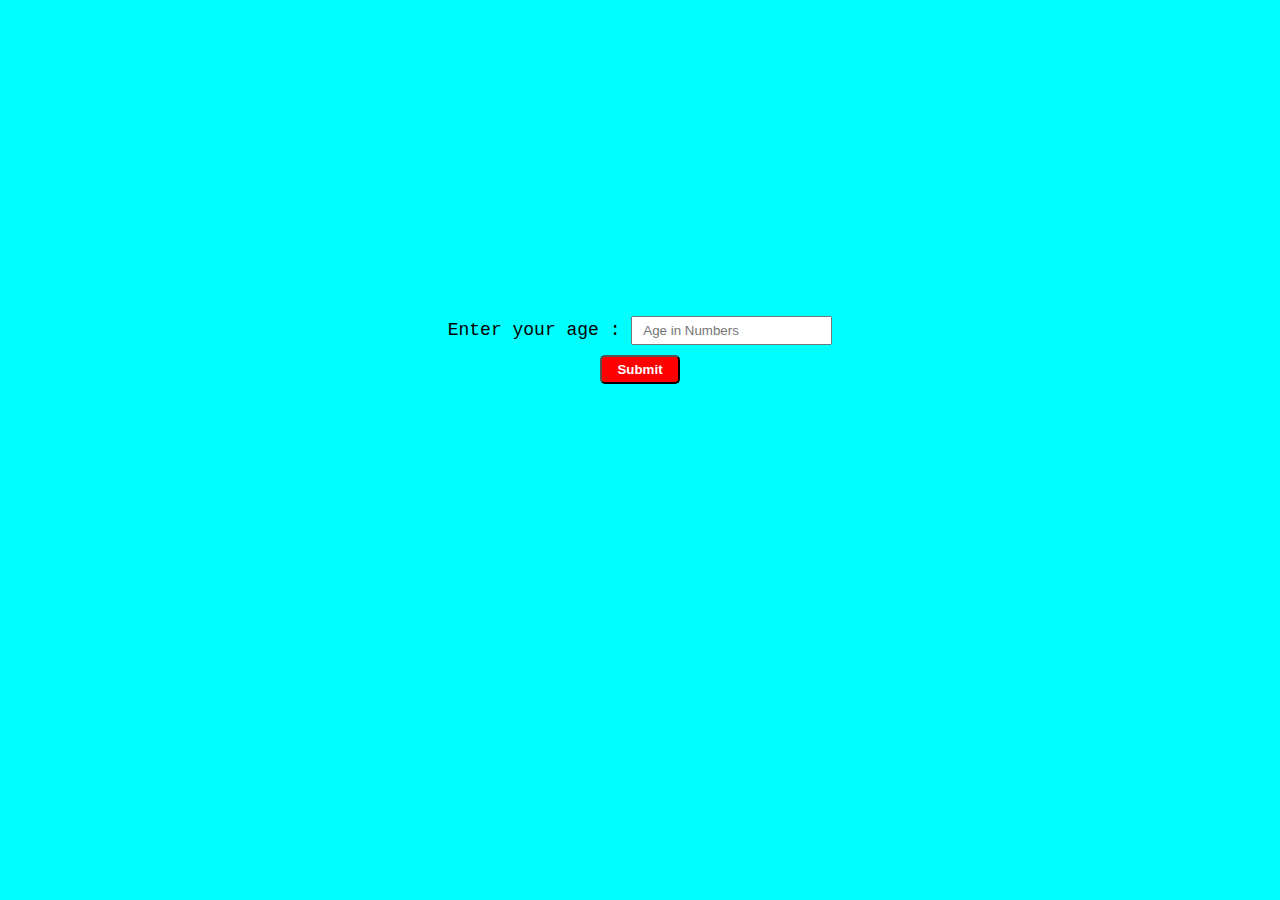
<file: Driving Eligibilty/index.html>
<!DOCTYPE html>
<html lang="en">
<head>
    <meta charset="UTF-8">
    <meta name="viewport" content="width=device-width, initial-scale=1.0">
    <title>If Statement</title>

    <link rel="stylesheet" href="style.css">
</head>
<body>
    <div class="main">
    
<div>
    <label for="ageInput" id="ageLabel">Enter your age : </label>
    <input type="text" id="ageInput" placeholder="Age in Numbers">
</div>

<button id="myButton">Submit</button>
<h3 id="outputText"></h3>
</div>
    <script src="index.js"></script>
</body>

</html>
</file>
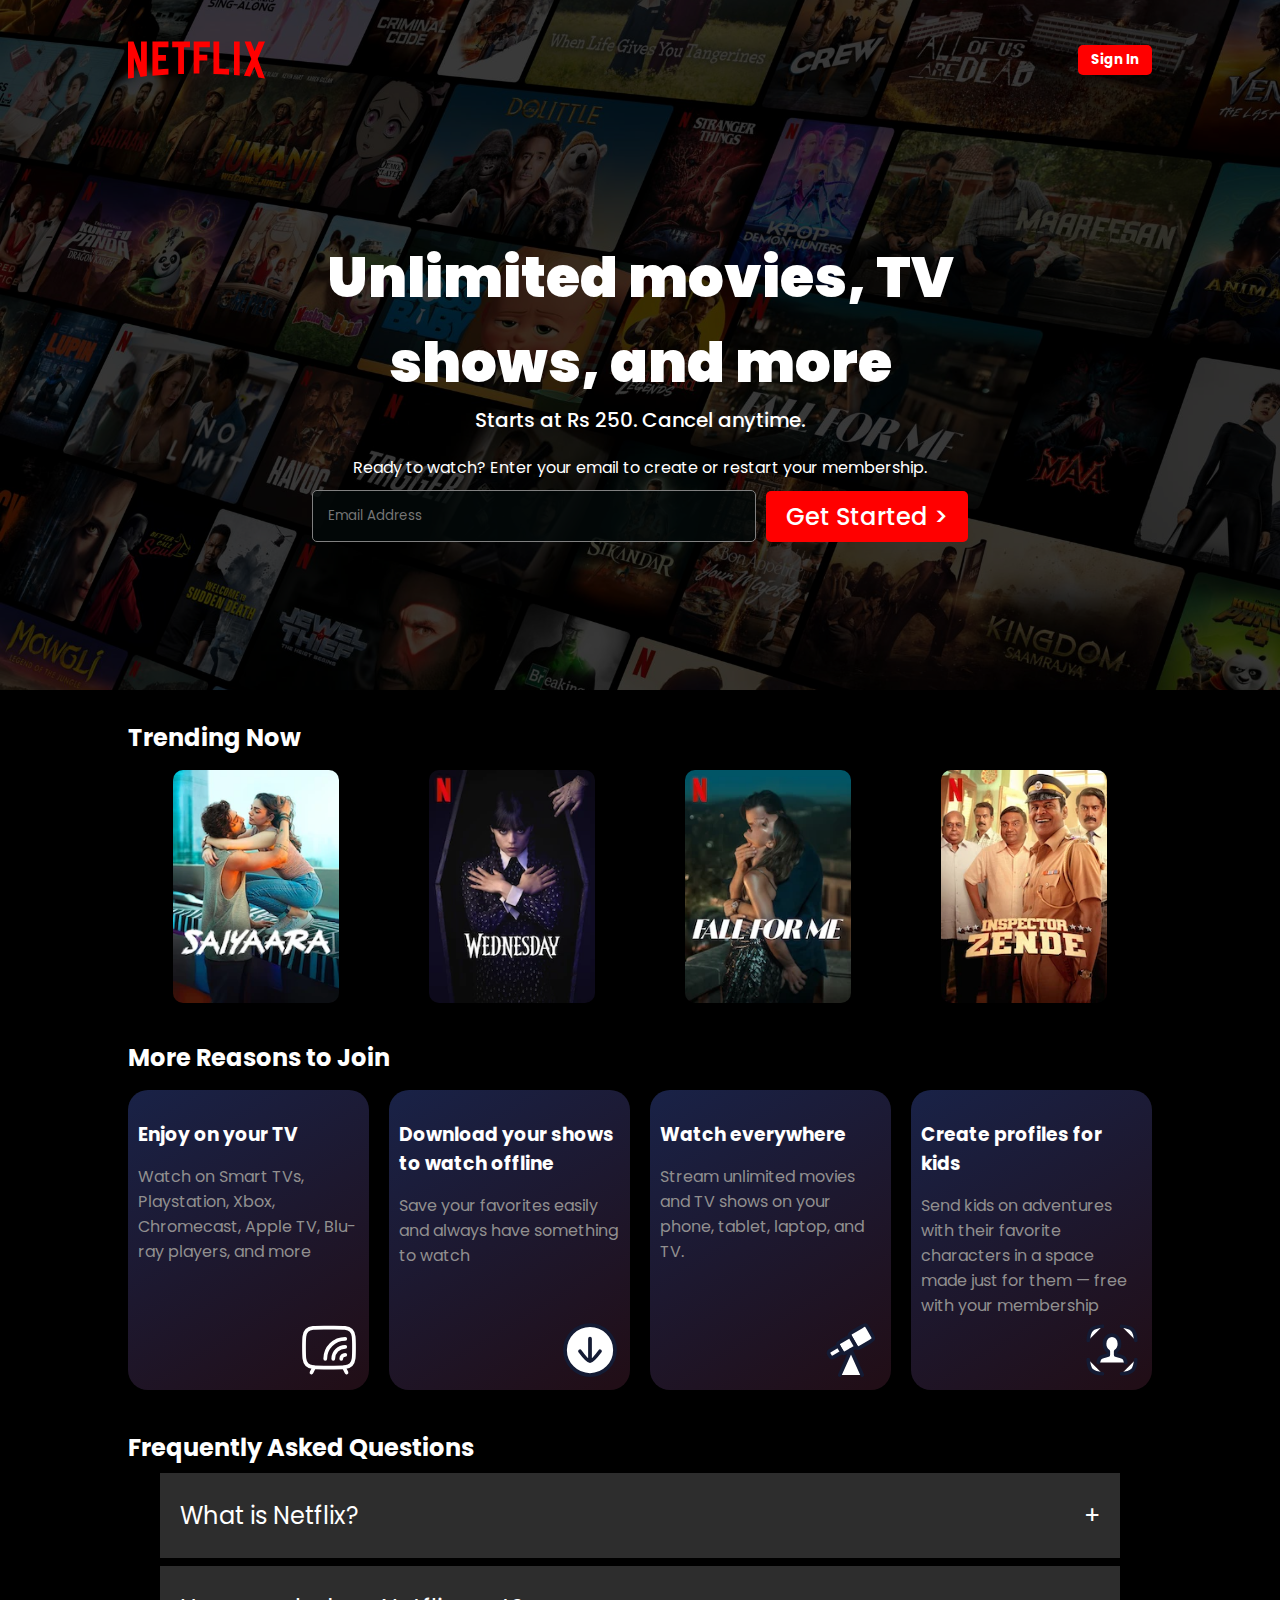
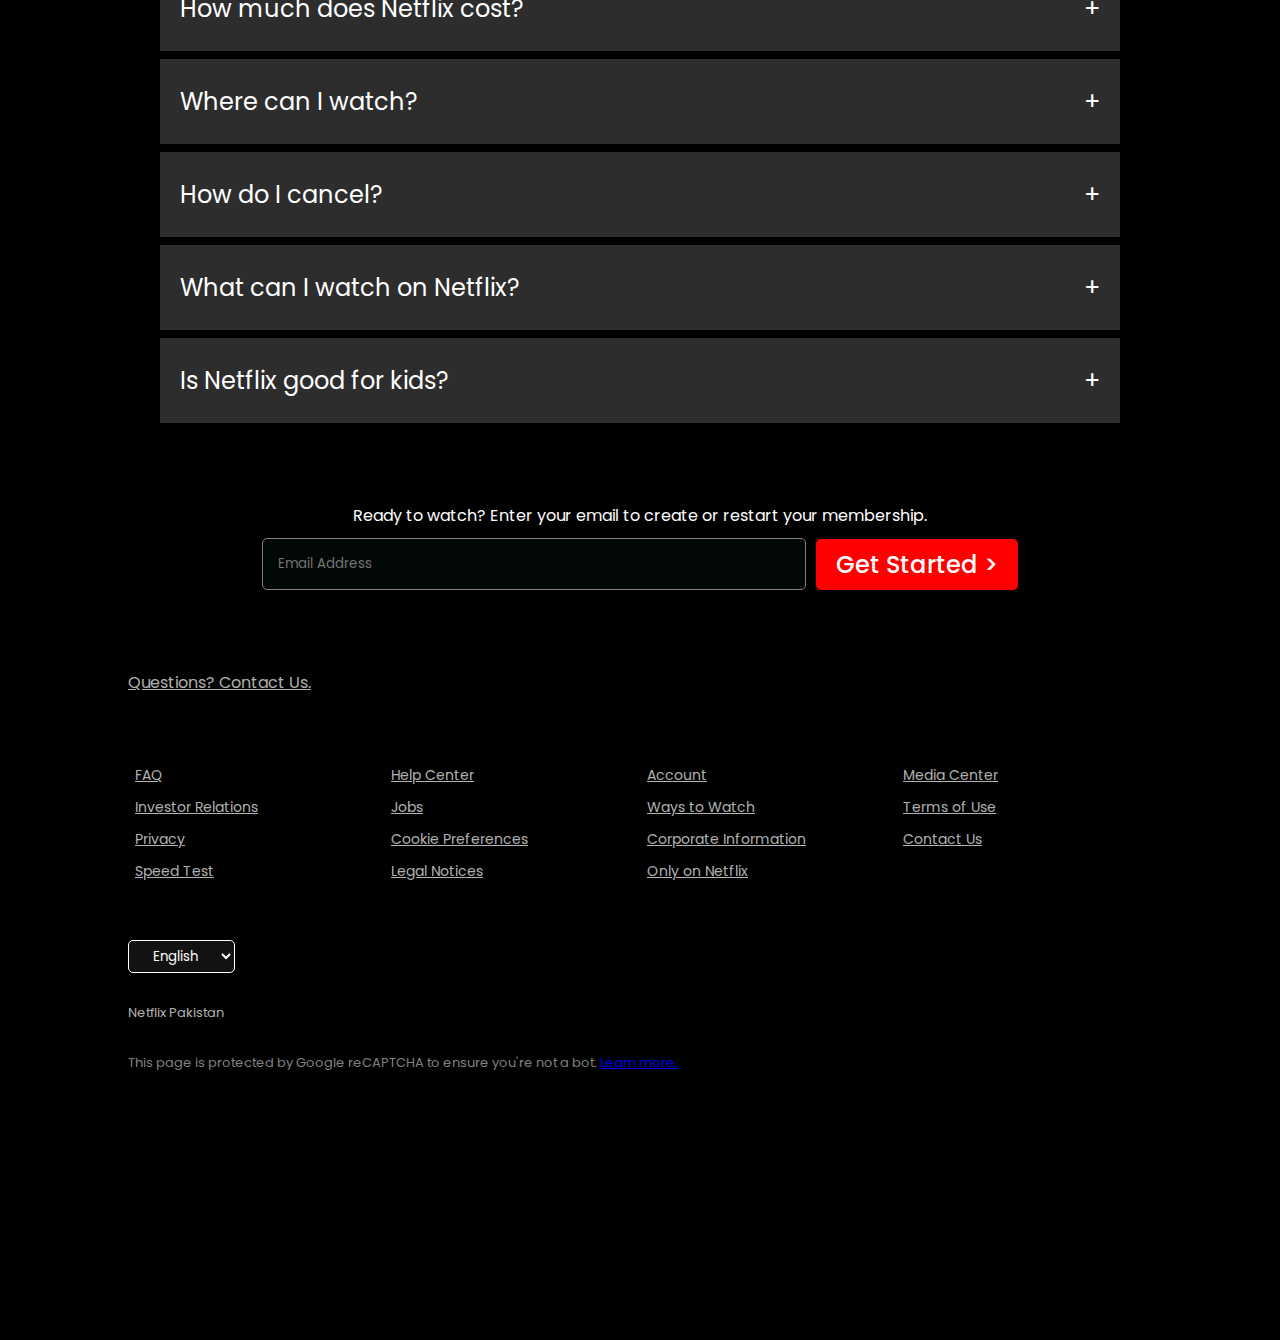
<file: HTML-CSS Netflix Homepage Clone/index.html>
<!DOCTYPE html>
<html lang="en">

<head>
    <meta charset="UTF-8">
    <meta name="viewport" content="width=device-width, initial-scale=1.0">
    <title>Netflix Pakistan - Watch TV Shows Online, Watch Movies Online</title>
    <link rel="stylesheet" href="style.css">

    <link rel="shortcut icon" href="favicon.ico" type="image/x-icon">

</head>

<body>

    <!-- Background / Nav Bar -->
    <div class="main-back">


        <div class="black-layer"></div>

        <nav>

            <div class="logo-sign_in_button">
                <img src="logo.svg" alt="Netflix Logo">
                <button>Sign In</button>
            </div>

        </nav>

        <div class="body_text">

            <div>Unlimited movies, TV shows, and more</div>
            <div>Starts at Rs 250. Cancel anytime.</div>
            <div>Ready to watch? Enter your email to create or restart your membership.</div>

        </div>

        <!-- Login -->

        <div class="email_input">

            <input type="email" name="" placeholder="Email Address" id="email_for_login">
            <button>Get Started &gt;</button>

        </div>
    </div>

    <main>

        <!-- First Section  -->
        <section class="trending">

            <h2>Trending Now</h2>

            <div class="titles">

                <div class="t1">
                    <img src="Assets/t1.webp" alt="">
                </div>
                <div class="t2">
                    <img src="Assets/t2.webp" alt="">
                </div>
                <div class="t3">
                    <img src="Assets/t3.webp" alt="">
                </div>
                <div class="t4">
                    <img src="Assets/t4.webp" alt="">
                </div>

            </div>

        </section>

        <!-- Second Section  -->

        <section class="m_reasons">

            <h2>More Reasons to Join</h2>

            <div class="reasons">

                <div class="r1 rsn">
                    <h3>Enjoy on your TV</h3>
                    <p>Watch on Smart TVs, Playstation, Xbox, Chromecast, Apple TV, Blu-ray players, and more </p>
                    <img src="Assets/Icons' SVGs/l1.svg" alt="">
                </div>
                <div class="r2 rsn">
                    <h3>Download your shows to watch offline</h3>
                    <p>Save your favorites easily and always have something to watch</p>
                    <img src="Assets/Icons' SVGs/l2.svg" alt="">
                </div>
                <div class="r3 rsn">
                    <h3>Watch everywhere</h3>
                    <p>Stream unlimited movies and TV shows on your phone, tablet, laptop, and TV.</p>
                    <img src="Assets/Icons' SVGs/l3.svg" alt="">
                </div>
                <div class="r4 rsn">
                    <h3>Create profiles for kids</h3>
                    <p>Send kids on adventures with their favorite characters in a space made just for them — free with
                        your membership</p>
                    <img src="Assets/Icons' SVGs/l4.svg" alt="">
                </div>

            </div>

        </section>


        <!-- FAQ  -->

        <section class="faq">

            <h2>Frequently Asked Questions</h2>

            <div class="questions_answers q">
                <span>What is Netflix?</span>
                <span>+</span>
            </div>
            <div class="questions_answers q">
                <span>How much does Netflix cost?</span>
                <span>+</span>
            </div>
            <div class="questions_answers q">
                <span>Where can I watch?</span>
                <span>+</span>
            </div>
            <div class="questions_answers q">
                <span>How do I cancel?</span>
                <span>+</span>
            </div>
            <div class="questions_answers q">
                <span>What can I watch on Netflix?</span>
                <span>+</span>
            </div>
            <div class="questions_answers q">
                <span>Is Netflix good for kids?</span>
                <span>+</span>
            </div>

        </section>

        <footer>

            <!-- Footer Mail  -->
            <div class="mail_u_text">Ready to watch? Enter your email to create or restart your membership.</div>

            <section class="footer_mail">

                <input type="email" name="" placeholder="Email Address" id="email_for_login">
                <button>Get Started &gt;</button>

            </section>

            <!-- Footer Links  -->

            <div class="faq_d_q"><a href="/">Questions? Contact Us.</a></div>

            <section class="footer_links">

                <div class="links">
                    <div><a href="/">FAQ</a></div>
                    <div><a href="/">Investor Relations</a></div>
                    <div><a href="/">Privacy</a></div>
                    <div><a href="/">Speed Test</a></div>
                </div>
                <div class="links">
                    <div><a href="/">Help Center</a></div>
                    <div><a href="/">Jobs</a></div>
                    <div><a href="/">Cookie Preferences</a></div>
                    <div><a href="/">Legal Notices</a></div>
                </div>
                <div class="links">
                    <div><a href="/">Account</a></div>
                    <div><a href="/">Ways to Watch</a></div>
                    <div><a href="/">Corporate Information</a></div>
                    <div><a href="/">Only on Netflix</a></div>
                </div>
                <div class="links">
                    <div><a href="/">Media Center</a></div>
                    <div><a href="/">Terms of Use</a></div>
                    <div><a href="/">Contact Us</a></div>
                </div>

            </section>

            <!-- Footer Bottom  -->
            <section class="footer_bottom">

                <!-- Language Selector  -->

                <div class="button_language">
                    <select id="language">
                        <option value="english">English</option>
                        <option value="urdu">Urdu</option>
                    </select>
                </div>

                <!-- copyright  -->
                <div class="copyright">Netflix Pakistan</div>

                <!-- reCAPTCHA -->
                <div class="recaptcha">This page is protected by Google reCAPTCHA to ensure you're not a bot. <a
                        href="/">Learn more.</a></div>
            </section>

        </footer>


    </main>


</body>

</html>
</file>
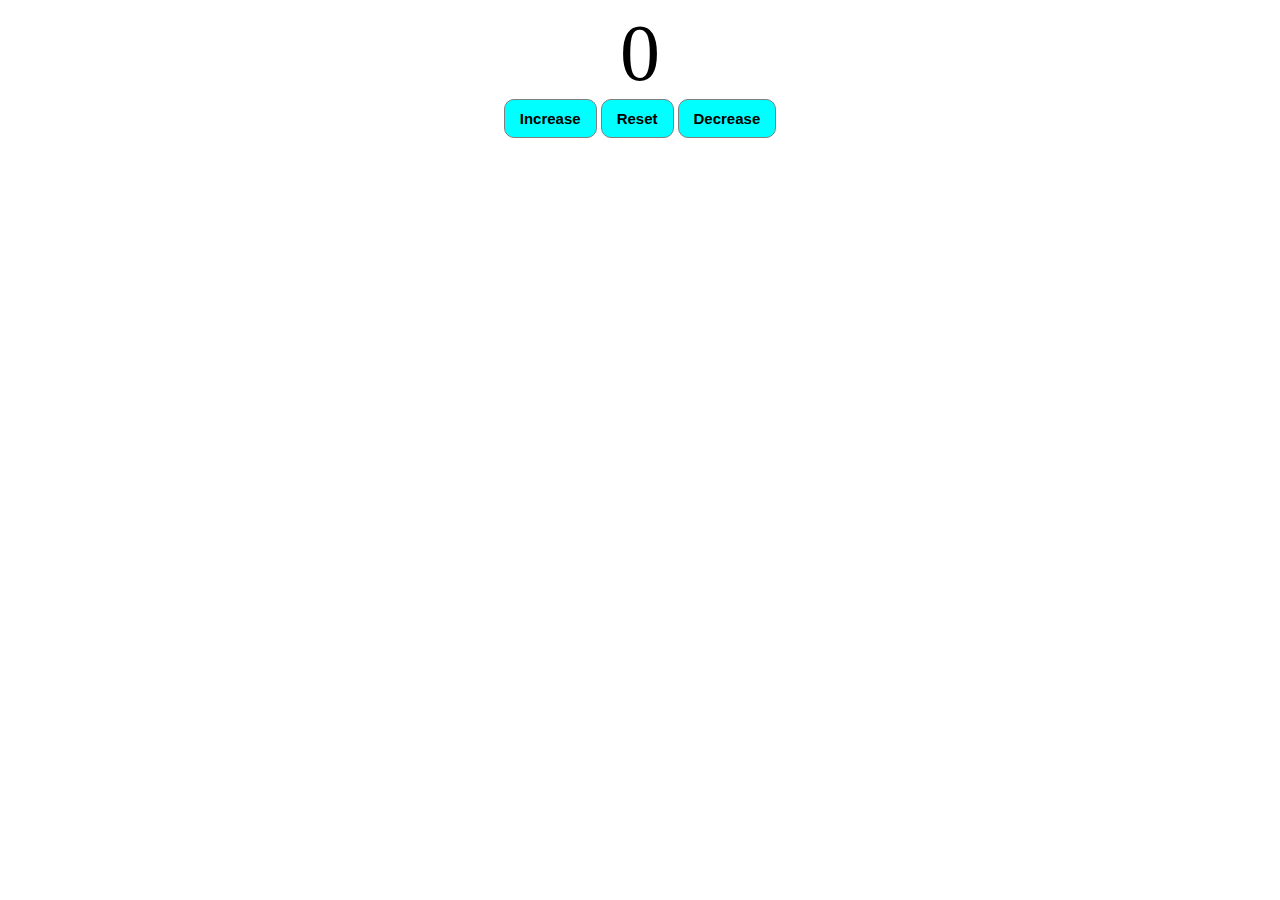
<file: JS Counter Program/index.html>
<!DOCTYPE html>
<html lang="en">
<head>
    <meta charset="UTF-8">
    <meta name="viewport" content="width=device-width, initial-scale=1.0">
    <title>Counter Program</title>

    <link rel="stylesheet" href="style.css">
</head>
<body>
    
        <label id="counter">0</label>

   <div id="buttonsDiv">
        <button id="incButton" class="buttons">Increase</button>
        <button id="resetButton" class="buttons">Reset</button>
        <button id="decButton" class="buttons">Decrease</button>
    </div>


    <script src="script.js"></script>
</body>
</html>
</file>
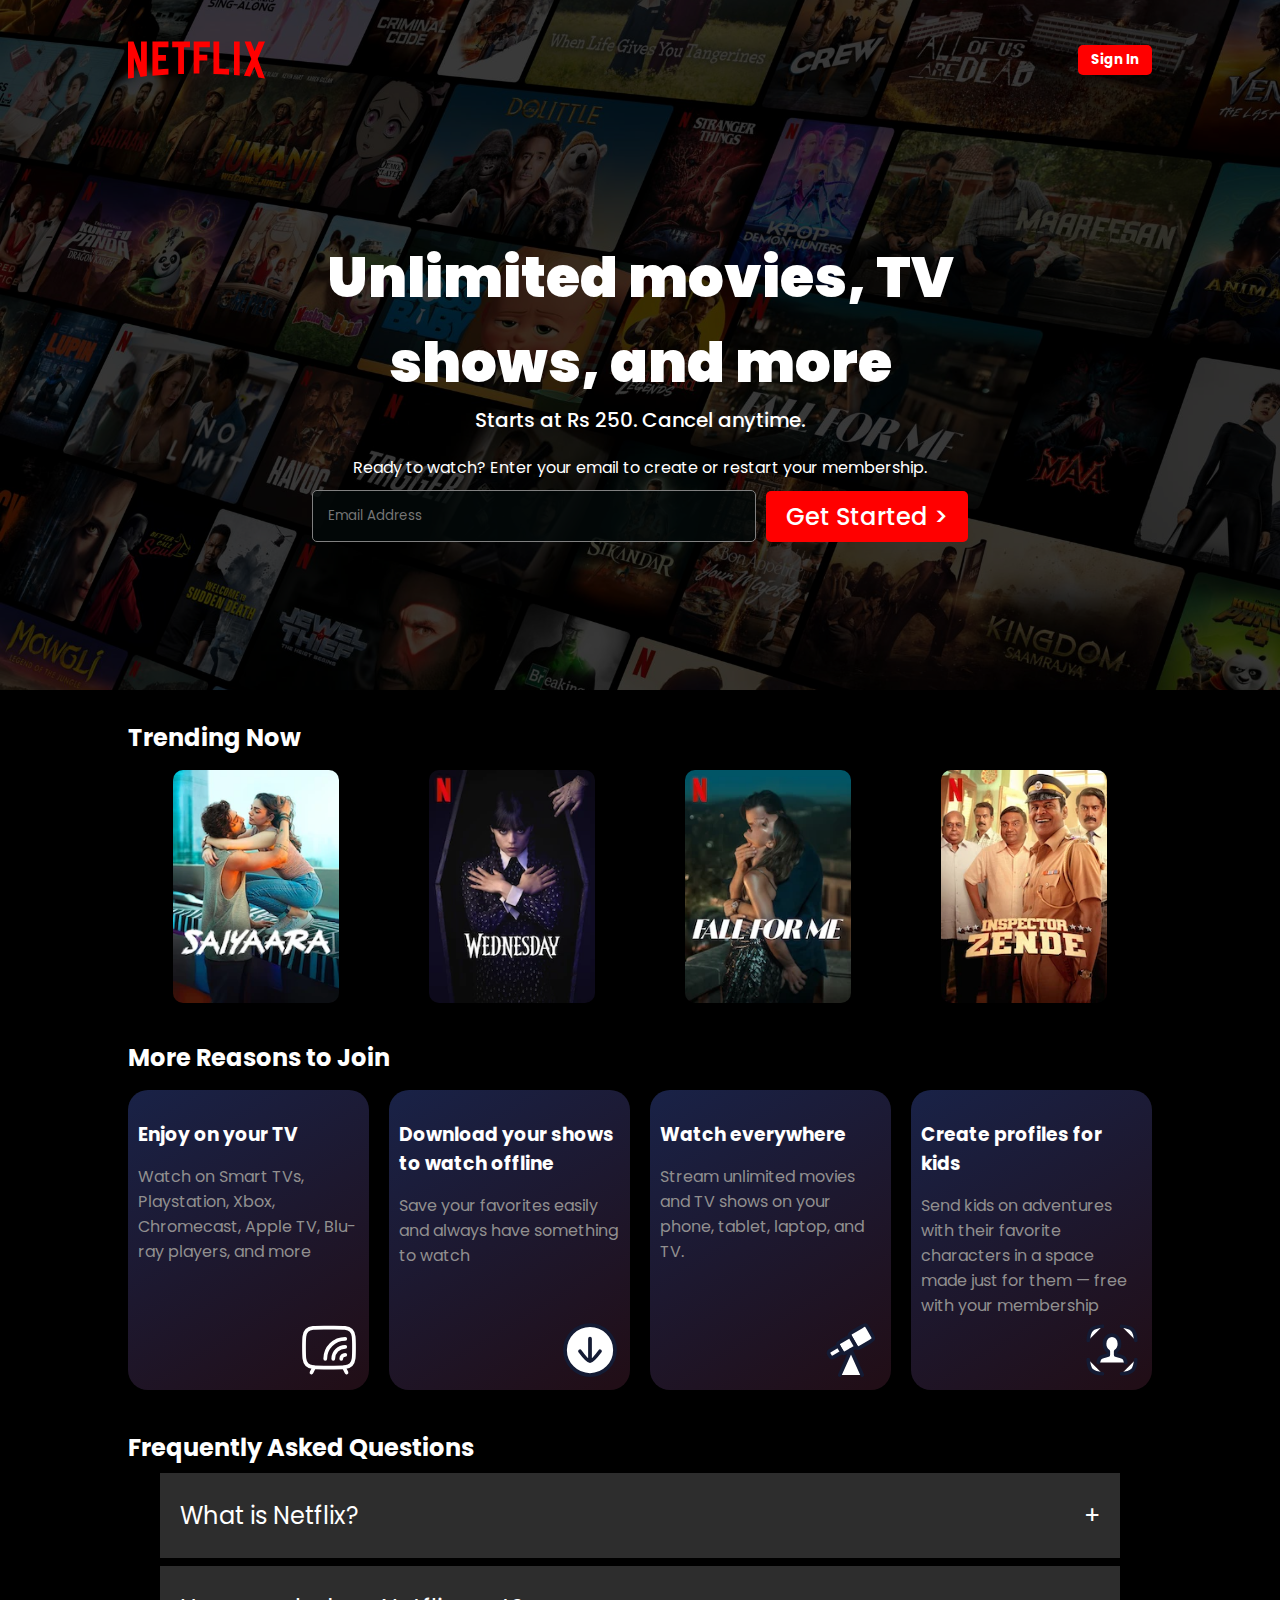
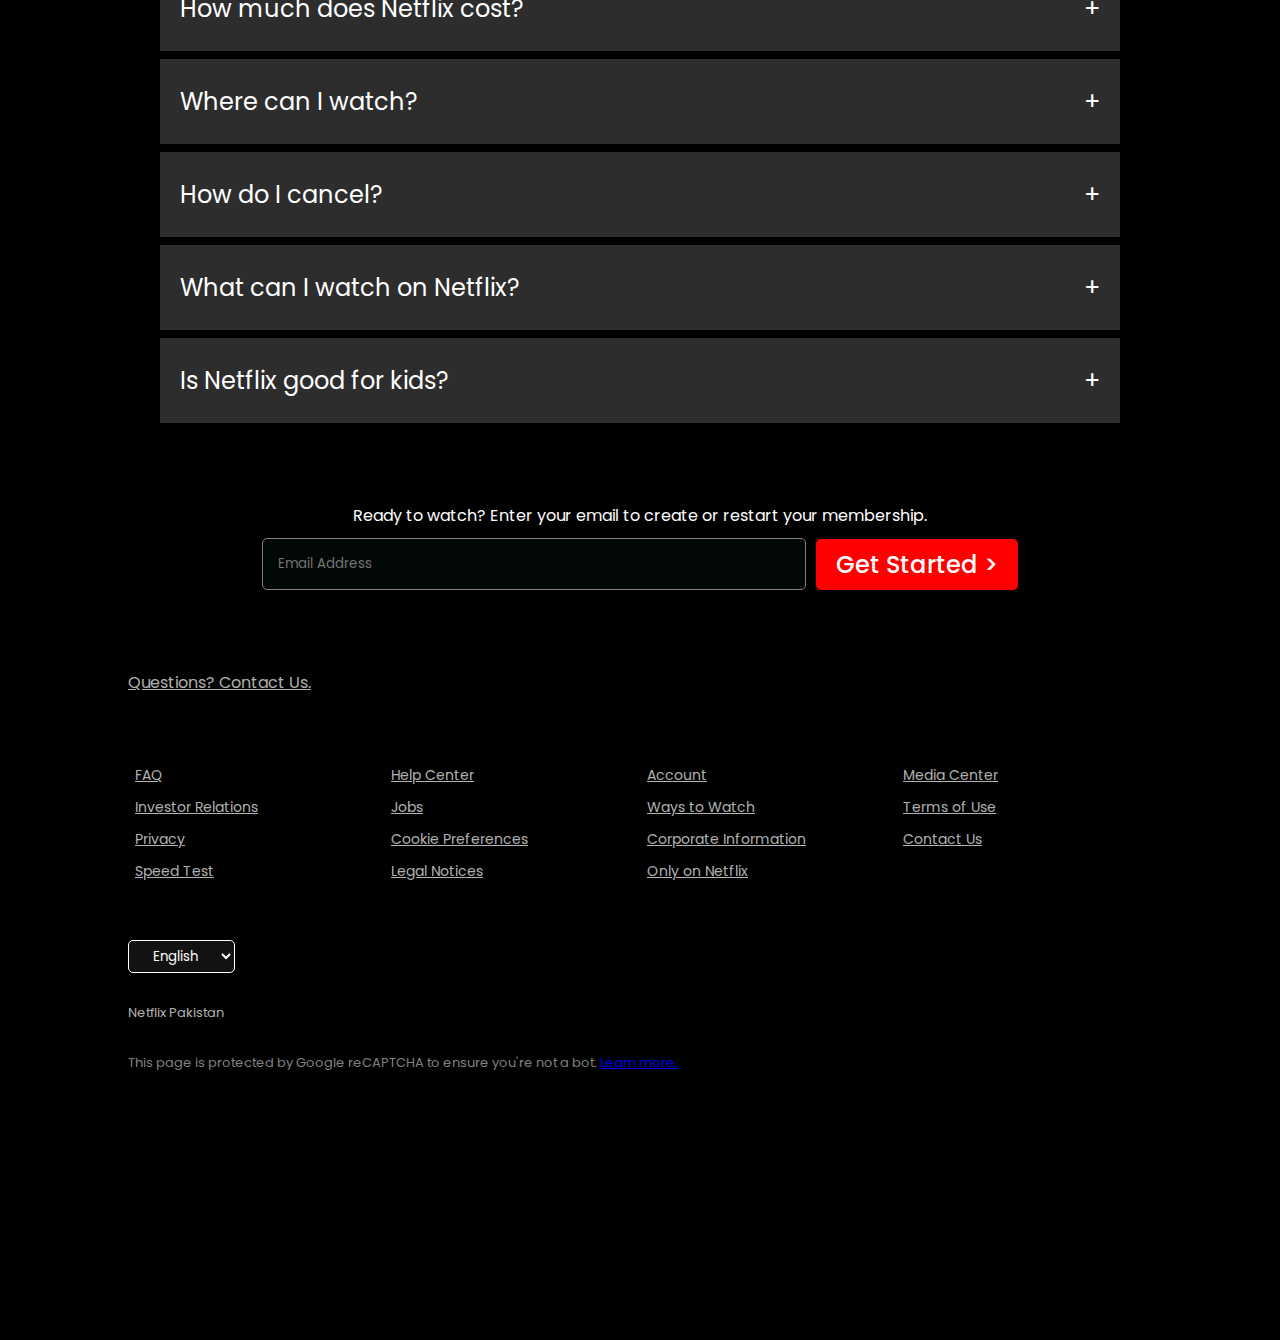
<file: Netflix Log-In Page Clone/index.html>
<!DOCTYPE html>
<html lang="en">

<head>
    <meta charset="UTF-8">
    <meta name="viewport" content="width=device-width, initial-scale=1.0">
    <title>Netflix Pakistan - Watch TV Shows Online, Watch Movies Online</title>
    <link rel="stylesheet" href="style.css">

    <link rel="shortcut icon" href="favicon.ico" type="image/x-icon">

</head>

<body>

    <!-- Background / Nav Bar -->
    <div class="main-back">


        <div class="black-layer"></div>

        <nav>

            <div class="logo-sign_in_button">
                <img src="logo.svg" alt="Netflix Logo">
                <button>Sign In</button>
            </div>

        </nav>

        <div class="body_text">

            <div>Unlimited movies, TV shows, and more</div>
            <div>Starts at Rs 250. Cancel anytime.</div>
            <div>Ready to watch? Enter your email to create or restart your membership.</div>

        </div>

        <!-- Login -->

        <div class="email_input">

            <input type="email" name="" placeholder="Email Address" id="email_for_login">
            <button>Get Started &gt;</button>

        </div>
    </div>

    <main>

        <!-- First Section  -->
        <section class="trending">

            <h2>Trending Now</h2>

            <div class="titles">

                <div class="t1">
                    <img src="Assets/t1.webp" alt="">
                </div>
                <div class="t2">
                    <img src="Assets/t2.webp" alt="">
                </div>
                <div class="t3">
                    <img src="Assets/t3.webp" alt="">
                </div>
                <div class="t4">
                    <img src="Assets/t4.webp" alt="">
                </div>

            </div>

        </section>

        <!-- Second Section  -->

        <section class="m_reasons">

            <h2>More Reasons to Join</h2>

            <div class="reasons">

                <div class="r1 rsn">
                    <h3>Enjoy on your TV</h3>
                    <p>Watch on Smart TVs, Playstation, Xbox, Chromecast, Apple TV, Blu-ray players, and more </p>
                    <img src="Assets/Icons' SVGs/l1.svg" alt="">
                </div>
                <div class="r2 rsn">
                    <h3>Download your shows to watch offline</h3>
                    <p>Save your favorites easily and always have something to watch</p>
                    <img src="Assets/Icons' SVGs/l2.svg" alt="">
                </div>
                <div class="r3 rsn">
                    <h3>Watch everywhere</h3>
                    <p>Stream unlimited movies and TV shows on your phone, tablet, laptop, and TV.</p>
                    <img src="Assets/Icons' SVGs/l3.svg" alt="">
                </div>
                <div class="r4 rsn">
                    <h3>Create profiles for kids</h3>
                    <p>Send kids on adventures with their favorite characters in a space made just for them — free with
                        your membership</p>
                    <img src="Assets/Icons' SVGs/l4.svg" alt="">
                </div>

            </div>

        </section>


        <!-- FAQ  -->

        <section class="faq">

            <h2>Frequently Asked Questions</h2>

            <div class="questions_answers q">
                <span>What is Netflix?</span>
                <span>+</span>
            </div>
            <div class="questions_answers q">
                <span>How much does Netflix cost?</span>
                <span>+</span>
            </div>
            <div class="questions_answers q">
                <span>Where can I watch?</span>
                <span>+</span>
            </div>
            <div class="questions_answers q">
                <span>How do I cancel?</span>
                <span>+</span>
            </div>
            <div class="questions_answers q">
                <span>What can I watch on Netflix?</span>
                <span>+</span>
            </div>
            <div class="questions_answers q">
                <span>Is Netflix good for kids?</span>
                <span>+</span>
            </div>

        </section>

        <footer>

            <!-- Footer Mail  -->
            <div class="mail_u_text">Ready to watch? Enter your email to create or restart your membership.</div>

            <section class="footer_mail">

                <input type="email" name="" placeholder="Email Address" id="email_for_login">
                <button>Get Started &gt;</button>

            </section>

            <!-- Footer Links  -->

            <div class="faq_d_q"><a href="/">Questions? Contact Us.</a></div>

            <section class="footer_links">

                <div class="links">
                    <div><a href="/">FAQ</a></div>
                    <div><a href="/">Investor Relations</a></div>
                    <div><a href="/">Privacy</a></div>
                    <div><a href="/">Speed Test</a></div>
                </div>
                <div class="links">
                    <div><a href="/">Help Center</a></div>
                    <div><a href="/">Jobs</a></div>
                    <div><a href="/">Cookie Preferences</a></div>
                    <div><a href="/">Legal Notices</a></div>
                </div>
                <div class="links">
                    <div><a href="/">Account</a></div>
                    <div><a href="/">Ways to Watch</a></div>
                    <div><a href="/">Corporate Information</a></div>
                    <div><a href="/">Only on Netflix</a></div>
                </div>
                <div class="links">
                    <div><a href="/">Media Center</a></div>
                    <div><a href="/">Terms of Use</a></div>
                    <div><a href="/">Contact Us</a></div>
                </div>

            </section>

            <!-- Footer Bottom  -->
            <section class="footer_bottom">

                <!-- Language Selector  -->

                <div class="button_language">
                    <select id="language">
                        <option value="english">English</option>
                        <option value="urdu">Urdu</option>
                    </select>
                </div>

                <!-- copyright  -->
                <div class="copyright">Netflix Pakistan</div>

                <!-- reCAPTCHA -->
                <div class="recaptcha">This page is protected by Google reCAPTCHA to ensure you're not a bot. <a
                        href="/">Learn more.</a></div>
            </section>

        </footer>


    </main>


</body>

</html>
</file>
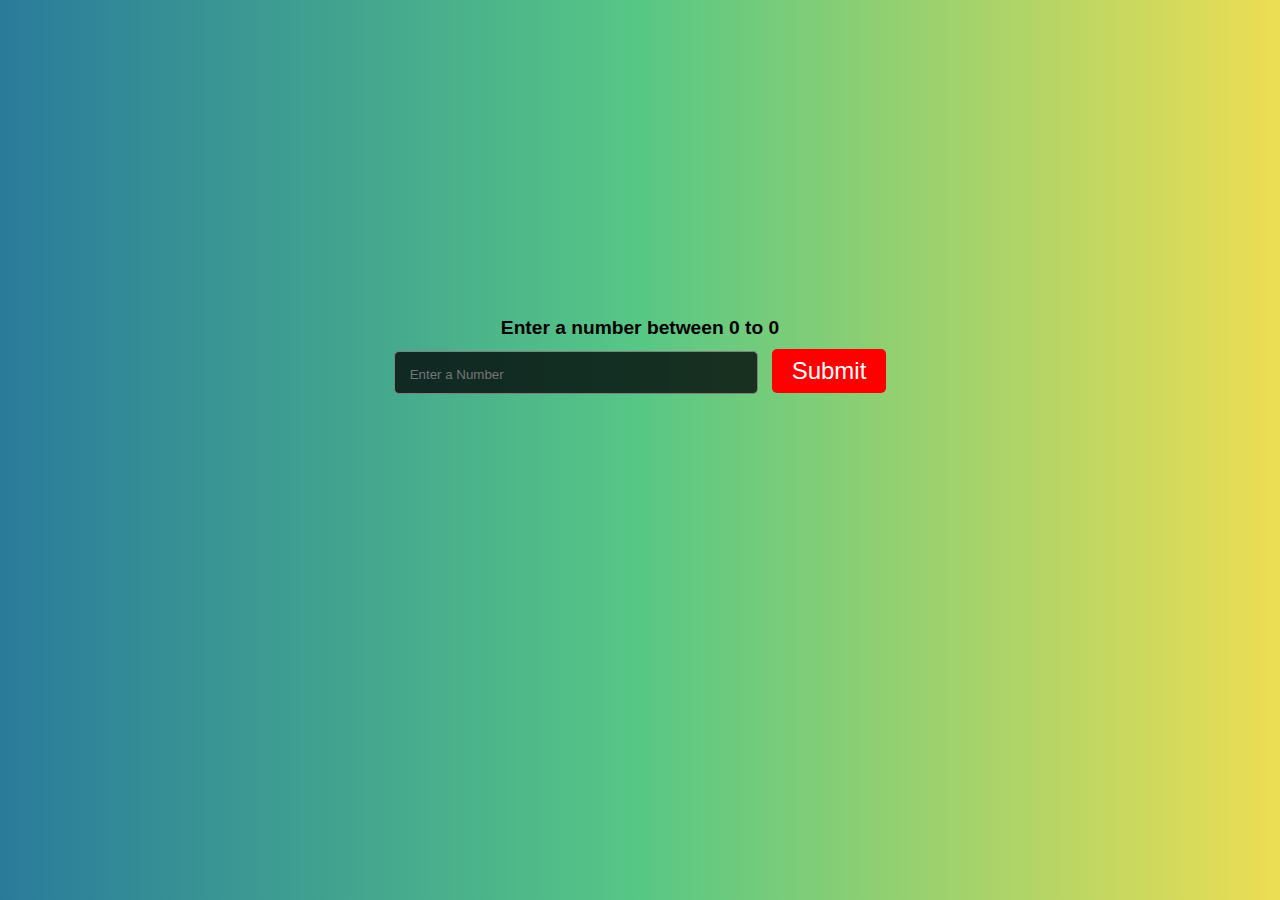
<file: Number Guessing Game/index.html>
<!DOCTYPE html>
<html lang="en">
<head>
    <meta charset="UTF-8">
    <meta name="viewport" content="width=device-width, initial-scale=1.0">
    <title>JS Guessing Game</title>
    <link rel="stylesheet" href="style.css">
</head>
<body>

    <main>

        <div id="container">

            <p id="introMessage"></p>
            
           
            <input id="inputBox" type="text" placeholder="Enter a Number">
            <button id="submitBtn">Submit</button>
            
            <div id="outputMsgDiv">
                <p id="outputMessage"></p>
                <p id="attemptsMessage"></p>
            </div>

        </div>
        
    </main>
        <script src="index.js"></script>
</body>
</html>
</file>
<file: Driving Eligibilty/style.css>
*{
    margin: 0;
    padding: 0;
}
body{
    background-color: aqua;
}
.main{
    height: 80vh;
    width: 80vw;
    margin: auto;
    display: flex;
    flex-direction: column;
    align-items: center;
    justify-content: center;
}
/* -------------------------------------------------- */

#ageLabel{
    font-family: 'Courier New', Courier, monospace;
    font-size: large;
}
#ageInput{
    padding: 5px 10px;
}

/* -------------------------------------------------- */
#myButton{
    padding: 5px 15px;
    margin-top: 10px;
    border-radius: 5px;
    color: white;
    background-color: red;
    font-weight: 700;
    cursor: pointer;
    transition:background-color 0.3s;
}
#myButton:hover{
    background-color: rgb(189, 0, 0);
}

#outputText{
    margin-top: 20px;
    font-family: 'Courier New', Courier, monospace;
}
</file>
<file: HTML-CSS Netflix Homepage Clone/style.css>
@import url('https://fonts.googleapis.com/css2?family=Poppins:ital,wght@0,100;0,200;0,300;0,400;0,500;0,600;0,700;0,800;0,900;1,100;1,200;1,300;1,400;1,500;1,600;1,700;1,800;1,900&display=swap');

* {
    margin: 0;
    padding: 0;
    box-sizing: border-box;
    font-family: 'Poppins', sans-serif;
}

body {
    background-color: black;
}

/* ------------------------------------------------------------------------------------------- */
/* BACKGROUND */



.main-back {
    height: 690px;
    width: 100%;
    background-image: url(Assets/background.jpg);
    background-position: center;
    background-size: cover;

    position: relative;
    z-index: 0;


    overflow-x: hidden;
    /* background-repeat: no-repeat; */
}

.black-layer {
    height: 100%;
    width: 100%;
    background-color: black;
    opacity: 0.7;

    position: absolute;
    z-index: -1;
}

/* ------------------------------------------------------------------------------------------- */

/* NAVIGATION BAR */

.logo-sign_in_button {
    height: 10vh;
    width: 80vw;
    margin: auto;
    margin-top: 15px;

    display: flex;
    justify-content: space-between;
    align-items: center;
}

.logo-sign_in_button img {
    height: 60px;
    width: 137px;
}

.logo-sign_in_button button {
    padding: 5px 13px;
    background-color: red;
    color: white;
    border: none;
    border-radius: 5px;
    font-weight: bold;
    cursor: pointer;
}

.logo-sign_in_button button:hover {
    background-color: #a30a12;
}

/* ------------------------------------------------------------------------------------------- */
/* Back Body text  */

.body_text {
    display: flex;
    justify-content: center;
    align-items: center;
    flex-direction: column;
    margin-top: 130px;
    color: white;
    text-align: center;
}

.body_text :nth-child(1) {
    font-size: 56px;
    font-weight: 900;
    width: 50vw;
}

.body_text :nth-child(2) {
    font-size: 20px;
    font-weight: 500;
}

.body_text :nth-child(3) {
    font-size: 16px;
    font-weight: 400;
    margin-top: 20px;
}


/* ------------------------------------------------------------------------------------------- */
/* Input Email and Get Started Button */
.email_input {
    display: flex;
    align-items: center;
    justify-content: center;
    margin-top: 10px;
}

.email_input #email_for_login {
    padding: 15px 170px 15px 15px;
    background-color: rgba(3, 9, 9, 0.8);
    color: white;
    border: 1px solid gray;
    border-radius: 5px;
}

.email_input button {
    font-size: 24px;
    font-weight: 500;
    padding: 8px 20px 8px 20px;
    color: white;
    background-color: red;
    border: none;
    border-radius: 5px;
    margin-left: 10px;
    cursor: pointer;
}

/* ------------------------------------------------------------------------------------------- */
/* Responsiveness  */

/* 1100px */
@media screen and (max-width:1100px) {

    .body_text {
        margin-top: 120px;
    }

    .body_text :nth-child(1) {
        font-size: 40px;
        width: 60vw;
    }

    .body_text :nth-child(2) {
        font-size: 20px;
        font-weight: 500;
    }

    .body_text :nth-child(3) {
        font-size: 16px;
    }
}

/* 650px  */
@media screen and (max-width:650px) {

    .body_text :nth-child(1) {
        font-size: 30px;
        width: 80vw;

    }

    .body_text :nth-child(3) {
        font-size: 14px;
        width: 50vw;
    }

    .email_input {
        margin-top: 30px;
    }

    .email_input #email_for_login {
        padding: 10px 50px 10px 15px;
    }

    .email_input button {
        font-size: 16px;
        padding: 8px 20px 8px 20px;
    }
}

/* 550px  */
@media screen and (max-width:550px) {
    .body_text {
        margin-top: 150px;
    }

    .body_text :nth-child(1) {
        font-size: 30px;
        width: 80vw;
    }

    .body_text :nth-child(2) {
        font-size: 18px;
        width: 80vw;
    }

    .body_text :nth-child(3) {
        font-size: 12px;
        width: 70vw;
    }

    .email_input {
        display: flex;
        flex-direction: column;
    }

    .email_input button {
        font-size: 16px;
        margin-top: 10px;
    }

}

/* ------------------------------------------------------------------------------------------- */
/* Ranking of titles  */
.trending {
    height: auto;
    width: 100%;
}

.trending h2 {
    width: 80vw;
    margin: auto;
    color: white;
    margin-top: 30px;
}

.titles {
    margin: auto;
    margin-top: 15px;
    width: 80vw;
    display: grid;
    grid-template-columns: 1fr 1fr 1fr 1fr;
    grid-template-rows: 1fr;
    text-align: center;
}

.titles>div img {
    border-radius: 10px;
    width: 65%;
    cursor: pointer;
}

.titles>div img:hover {
    transform: scale(1.1, 1.1);
    transition: transform 0.2s ease-out;
}

/* ------------------------------------------------------------------------------------------- */

/* "More Reasons"  */

.m_reasons {
    height: auto;
    width: 100%;
}

.m_reasons h2 {
    width: 80vw;
    margin: auto;
    color: white;
    margin-top: 30px;
}

.m_reasons .reasons {
    margin: auto;
    margin-top: 15px;
    width: 80vw;

    display: grid;
    grid-template-columns: 1fr 1fr 1fr 1fr;
    grid-template-rows: 300px;
    gap: 20px;
}

.reasons .rsn {
    position: relative;
    /* background-color: rgba(72, 42, 141, 0.7); */

    /* LINEAR GRADIENT */
    background: linear-gradient(149deg, #192247 0%, #210e17 96.86%);


    border-radius: 20px;
    padding: 10px;
}

.reasons>div h3 {
    margin-top: 20px;
    color: white;
}

.reasons>div p {
    margin-top: 15px;
    color: rgb(145, 143, 143);
}

.reasons>div img {
    height: 60px;
    position: absolute;
    z-index: 2;
    bottom: 10px;
    right: 10px;
}

/* ------------------------------------------------------------------------------------------- */
/* Responsiveness  */

/* 1100px */
@media screen and (max-width:1050px) {
    .titles>div img {
        width: 80%;
    }

    .reasons .rsn {
        font-size: 14px;
    }

    .reasons .r4 {
        font-size: 13px;
    }
}

/* 880px  */
@media screen and (max-width:880px) {
    .m_reasons .reasons {
        display: flex;
        flex-direction: column;
    }

    .reasons .rsn p {
        width: 80%;
    }
}

/* 650px  */
@media screen and (max-width:650px) {
    .titles {
        grid-template-columns: 1fr 1fr;
        grid-template-rows: 2fr;
        row-gap: 10px;
    }

    .titles>div img {
        width: 75%;
    }
}

/* 550px  */
@media screen and (max-width:550px) {
    .titles>div img {
        width: 90%;
    }
}

/* ------------------------------------------------------------------------------------------- */
/* FAQ  */

.faq {
    height: auto;
    width: 100%;
}

.faq h2 {
    width: 80vw;
    margin: auto;
    color: white;
    margin-top: 40px;
}

.questions_answers {
    height: 85px;
    width: 75vw;
    margin: auto;
    background-color: rgb(45 45 45);
    margin-top: 8px;

    display: flex;
    justify-content: space-between;
    align-items: center;
    padding: 0 20px 0 20px;

    color: white;
    font-size: 24px;
    cursor: pointer;
}

.questions_answers:hover {
    background-color: rgb(68 68 68);
}

/* ------------------------------------------------------------------------------------------------------------ */
/* Footer mail  */
.footer_mail {
    display: flex;
    align-items: center;
    justify-content: center;
    margin-top: 10px;
}

.footer_mail #email_for_login {
    padding: 15px 270px 15px 15px;
    background-color: rgba(3, 9, 9, 0.8);
    color: white;
    border: 1px solid gray;
    border-radius: 5px;
}

.footer_mail button {
    font-size: 24px;
    font-weight: 500;
    padding: 8px 20px 8px 20px;
    color: white;
    background-color: red;
    border: none;
    border-radius: 5px;
    margin-left: 10px;
    cursor: pointer;
}

footer .mail_u_text {
    width: 80vw;
    margin: auto;
    margin-top: 80px;

    font-size: 16px;
    font-weight: 400;
    color: white;
    text-align: center;
}

/* ------------------------------------------------------------------------------------------------------------ */
/* Footer Links */
.faq_d_q {
    width: 80vw;
    margin: auto;
    margin-top: 80px;
}

.faq_d_q a {
    color: rgba(255, 255, 255, 0.7);
    ;
}

.footer_links {
    height: auto;
    width: 80vw;
    margin: auto;
    margin-top: 60px;

    display: grid;
    grid-template-columns: 1fr 1fr 1fr 1fr;
    grid-template-rows: 1fr;
}

.footer_links .links div a {
    color: rgba(255, 255, 255, 0.7);
    font-size: 14px;
}

.footer_links .links div {
    margin: 7px;
}

/* ------------------------------------------------------------------------------------------------------------ */
/* Footer Bottom  */

.footer_bottom {
    height: 400px;
    width: 80vw;
    margin: auto;
    margin-top: 50px;
}

/* Language Selector  */
.footer_bottom #language {
    padding: 5px 20px 5px 20px;
    background-color: rgba(27, 25, 25, 0.7);
    color: white;
    border: 1px solid white;
    border-radius: 5px;
}

/* Copyright and reCAPTCHA */
.copyright {
    color: rgba(255, 255, 255, 0.7);
    margin-top: 30px;
    font-size: small;
}

.recaptcha {
    color: gray;
    font-size: 13px;
    margin-top: 30px;
}


/* ------------------------------------------------------------------------------------------------------------ */
/* Responsiveness  */

/* 680px */
@media screen and (max-width:680px) {

    .footer_mail {
        display: flex;
        flex-direction: column;
    }

    .footer_mail button {
        font-size: 16px;
        margin-top: 10px;
    }

    footer .mail_u_text {
        font-size: 12px;
    }

    .questions_answers {
        font-size: 20px;
    }

}

/* 550px  */
@media screen and (max-width:550px) {
    .footer_links {
        grid-template-columns: 1fr 1fr;
    }

    .footer_mail #email_for_login {
        padding: 10px 50px 10px 15px;

    }

    .questions_answers {
        font-size: 16px;
    }
}
</file>
<file: JS Counter Program/style.css>
#counter{
    display: block;
    font-size: 5em;
    text-align: center;
}

#buttonsDiv{
    text-align: center;
}

.buttons{
    padding: 10px 15px;
    font-size: 15px;
    font-weight: bold;
    background-color: aqua;
    border: 1px solid grey;
    border-radius: 10px;
    cursor: pointer;
    transition: background-color 0.3s;
}

.buttons:hover{
background-color: rgb(16, 167, 167);
}
</file>
<file: Netflix Log-In Page Clone/style.css>
@import url('https://fonts.googleapis.com/css2?family=Poppins:ital,wght@0,100;0,200;0,300;0,400;0,500;0,600;0,700;0,800;0,900;1,100;1,200;1,300;1,400;1,500;1,600;1,700;1,800;1,900&display=swap');

* {
    margin: 0;
    padding: 0;
    box-sizing: border-box;
    font-family: 'Poppins', sans-serif;
}

body {
    background-color: black;
}

/* ------------------------------------------------------------------------------------------- */
/* BACKGROUND */



.main-back {
    height: 690px;
    width: 100%;
    background-image: url(Assets/background.jpg);
    background-position: center;
    background-size: cover;

    position: relative;
    z-index: 0;


    overflow-x: hidden;
    /* background-repeat: no-repeat; */
}

.black-layer {
    height: 100%;
    width: 100%;
    background-color: black;
    opacity: 0.7;

    position: absolute;
    z-index: -1;
}

/* ------------------------------------------------------------------------------------------- */

/* NAVIGATION BAR */

.logo-sign_in_button {
    height: 10vh;
    width: 80vw;
    margin: auto;
    margin-top: 15px;

    display: flex;
    justify-content: space-between;
    align-items: center;
}

.logo-sign_in_button img {
    height: 60px;
    width: 137px;
}

.logo-sign_in_button button {
    padding: 5px 13px;
    background-color: red;
    color: white;
    border: none;
    border-radius: 5px;
    font-weight: bold;
    cursor: pointer;
}

.logo-sign_in_button button:hover {
    background-color: #a30a12;
}

/* ------------------------------------------------------------------------------------------- */
/* Back Body text  */

.body_text {
    display: flex;
    justify-content: center;
    align-items: center;
    flex-direction: column;
    margin-top: 130px;
    color: white;
    text-align: center;
}

.body_text :nth-child(1) {
    font-size: 56px;
    font-weight: 900;
    width: 50vw;
}

.body_text :nth-child(2) {
    font-size: 20px;
    font-weight: 500;
}

.body_text :nth-child(3) {
    font-size: 16px;
    font-weight: 400;
    margin-top: 20px;
}


/* ------------------------------------------------------------------------------------------- */
/* Input Email and Get Started Button */
.email_input {
    display: flex;
    align-items: center;
    justify-content: center;
    margin-top: 10px;
}

.email_input #email_for_login {
    padding: 15px 170px 15px 15px;
    background-color: rgba(3, 9, 9, 0.8);
    color: white;
    border: 1px solid gray;
    border-radius: 5px;
}

.email_input button {
    font-size: 24px;
    font-weight: 500;
    padding: 8px 20px 8px 20px;
    color: white;
    background-color: red;
    border: none;
    border-radius: 5px;
    margin-left: 10px;
    cursor: pointer;
}

/* ------------------------------------------------------------------------------------------- */
/* Responsiveness  */

/* 1100px */
@media screen and (max-width:1100px) {

    .body_text {
        margin-top: 120px;
    }

    .body_text :nth-child(1) {
        font-size: 40px;
        width: 60vw;
    }

    .body_text :nth-child(2) {
        font-size: 20px;
        font-weight: 500;
    }

    .body_text :nth-child(3) {
        font-size: 16px;
    }
}

/* 650px  */
@media screen and (max-width:650px) {

    .body_text :nth-child(1) {
        font-size: 30px;
        width: 80vw;

    }

    .body_text :nth-child(3) {
        font-size: 14px;
        width: 50vw;
    }

    .email_input {
        margin-top: 30px;
    }

    .email_input #email_for_login {
        padding: 10px 50px 10px 15px;
    }

    .email_input button {
        font-size: 16px;
        padding: 8px 20px 8px 20px;
    }
}

/* 550px  */
@media screen and (max-width:550px) {
    .body_text {
        margin-top: 150px;
    }

    .body_text :nth-child(1) {
        font-size: 30px;
        width: 80vw;
    }

    .body_text :nth-child(2) {
        font-size: 18px;
        width: 80vw;
    }

    .body_text :nth-child(3) {
        font-size: 12px;
        width: 70vw;
    }

    .email_input {
        display: flex;
        flex-direction: column;
    }

    .email_input button {
        font-size: 16px;
        margin-top: 10px;
    }

}

/* ------------------------------------------------------------------------------------------- */
/* Ranking of titles  */
.trending {
    height: auto;
    width: 100%;
}

.trending h2 {
    width: 80vw;
    margin: auto;
    color: white;
    margin-top: 30px;
}

.titles {
    margin: auto;
    margin-top: 15px;
    width: 80vw;
    display: grid;
    grid-template-columns: 1fr 1fr 1fr 1fr;
    grid-template-rows: 1fr;
    text-align: center;
}

.titles>div img {
    border-radius: 10px;
    width: 65%;
    cursor: pointer;
}

.titles>div img:hover {
    transform: scale(1.1, 1.1);
    transition: transform 0.2s ease-out;
}

/* ------------------------------------------------------------------------------------------- */

/* "More Reasons"  */

.m_reasons {
    height: auto;
    width: 100%;
}

.m_reasons h2 {
    width: 80vw;
    margin: auto;
    color: white;
    margin-top: 30px;
}

.m_reasons .reasons {
    margin: auto;
    margin-top: 15px;
    width: 80vw;

    display: grid;
    grid-template-columns: 1fr 1fr 1fr 1fr;
    grid-template-rows: 300px;
    gap: 20px;
}

.reasons .rsn {
    position: relative;
    /* background-color: rgba(72, 42, 141, 0.7); */

    /* LINEAR GRADIENT */
    background: linear-gradient(149deg, #192247 0%, #210e17 96.86%);


    border-radius: 20px;
    padding: 10px;
}

.reasons>div h3 {
    margin-top: 20px;
    color: white;
}

.reasons>div p {
    margin-top: 15px;
    color: rgb(145, 143, 143);
}

.reasons>div img {
    height: 60px;
    position: absolute;
    z-index: 2;
    bottom: 10px;
    right: 10px;
}

/* ------------------------------------------------------------------------------------------- */
/* Responsiveness  */

/* 1100px */
@media screen and (max-width:1050px) {
    .titles>div img {
        width: 80%;
    }

    .reasons .rsn {
        font-size: 14px;
    }

    .reasons .r4 {
        font-size: 13px;
    }
}

/* 880px  */
@media screen and (max-width:880px) {
    .m_reasons .reasons {
        display: flex;
        flex-direction: column;
    }

    .reasons .rsn p {
        width: 80%;
    }
}

/* 650px  */
@media screen and (max-width:650px) {
    .titles {
        grid-template-columns: 1fr 1fr;
        grid-template-rows: 2fr;
        row-gap: 10px;
    }

    .titles>div img {
        width: 75%;
    }
}

/* 550px  */
@media screen and (max-width:550px) {
    .titles>div img {
        width: 90%;
    }
}

/* ------------------------------------------------------------------------------------------- */
/* FAQ  */

.faq {
    height: auto;
    width: 100%;
}

.faq h2 {
    width: 80vw;
    margin: auto;
    color: white;
    margin-top: 40px;
}

.questions_answers {
    height: 85px;
    width: 75vw;
    margin: auto;
    background-color: rgb(45 45 45);
    margin-top: 8px;

    display: flex;
    justify-content: space-between;
    align-items: center;
    padding: 0 20px 0 20px;

    color: white;
    font-size: 24px;
    cursor: pointer;
}

.questions_answers:hover {
    background-color: rgb(68 68 68);
}

/* ------------------------------------------------------------------------------------------------------------ */
/* Footer mail  */
.footer_mail {
    display: flex;
    align-items: center;
    justify-content: center;
    margin-top: 10px;
}

.footer_mail #email_for_login {
    padding: 15px 270px 15px 15px;
    background-color: rgba(3, 9, 9, 0.8);
    color: white;
    border: 1px solid gray;
    border-radius: 5px;
}

.footer_mail button {
    font-size: 24px;
    font-weight: 500;
    padding: 8px 20px 8px 20px;
    color: white;
    background-color: red;
    border: none;
    border-radius: 5px;
    margin-left: 10px;
    cursor: pointer;
}

footer .mail_u_text {
    width: 80vw;
    margin: auto;
    margin-top: 80px;

    font-size: 16px;
    font-weight: 400;
    color: white;
    text-align: center;
}

/* ------------------------------------------------------------------------------------------------------------ */
/* Footer Links */
.faq_d_q {
    width: 80vw;
    margin: auto;
    margin-top: 80px;
}

.faq_d_q a {
    color: rgba(255, 255, 255, 0.7);
    ;
}

.footer_links {
    height: auto;
    width: 80vw;
    margin: auto;
    margin-top: 60px;

    display: grid;
    grid-template-columns: 1fr 1fr 1fr 1fr;
    grid-template-rows: 1fr;
}

.footer_links .links div a {
    color: rgba(255, 255, 255, 0.7);
    font-size: 14px;
}

.footer_links .links div {
    margin: 7px;
}

/* ------------------------------------------------------------------------------------------------------------ */
/* Footer Bottom  */

.footer_bottom {
    height: 400px;
    width: 80vw;
    margin: auto;
    margin-top: 50px;
}

/* Language Selector  */
.footer_bottom #language {
    padding: 5px 20px 5px 20px;
    background-color: rgba(27, 25, 25, 0.7);
    color: white;
    border: 1px solid white;
    border-radius: 5px;
}

/* Copyright and reCAPTCHA */
.copyright {
    color: rgba(255, 255, 255, 0.7);
    margin-top: 30px;
    font-size: small;
}

.recaptcha {
    color: gray;
    font-size: 13px;
    margin-top: 30px;
}


/* ------------------------------------------------------------------------------------------------------------ */
/* Responsiveness  */

/* 680px */
@media screen and (max-width:680px) {

    .footer_mail {
        display: flex;
        flex-direction: column;
    }

    .footer_mail button {
        font-size: 16px;
        margin-top: 10px;
    }

    footer .mail_u_text {
        font-size: 12px;
    }

    .questions_answers {
        font-size: 20px;
    }

}

/* 550px  */
@media screen and (max-width:550px) {
    .footer_links {
        grid-template-columns: 1fr 1fr;
    }

    .footer_mail #email_for_login {
        padding: 10px 50px 10px 15px;

    }

    .questions_answers {
        font-size: 16px;
    }
}
</file>
<file: Number Guessing Game/style.css>
*{
    margin: 0;
    padding: 0;
}

body{
   background: #2A7B9B;
background: linear-gradient(90deg, rgba(42, 123, 155, 1) 0%, rgba(87, 199, 133, 1) 50%, rgba(237, 221, 83, 1) 100%);
}
main{
    height: 80vh;
    width: 80vw;
    margin: auto;

    display: flex;
    align-items: center;
    justify-content: center;
}

#introMessage{
    text-align: center;
    margin-bottom: 10px;
    font-size: larger;
    font-weight: 700;
    font-family: 'Segoe UI', Tahoma, Geneva, Verdana, sans-serif;
}
#inputBox{
    padding: 15px 170px 11px 15px;
    background-color: rgba(3, 9, 9, 0.8);
    color: white;
    border: 1px solid gray;
    border-radius: 5px;
}
#submitBtn{
    font-size: 24px;
    font-weight: 500;
    padding: 8px 20px 8px 20px;
    color: white;
    background-color: red;
    border: none;
    border-radius: 5px;
    margin-left: 10px;
    cursor: pointer;
}
#outputMsgDiv{
    font-family: 'Segoe UI', Tahoma, Geneva, Verdana, sans-serif;
    font-size: larger;
    font-weight: 700;
    text-align: center;
    margin-top: 10px;
}
</file>
